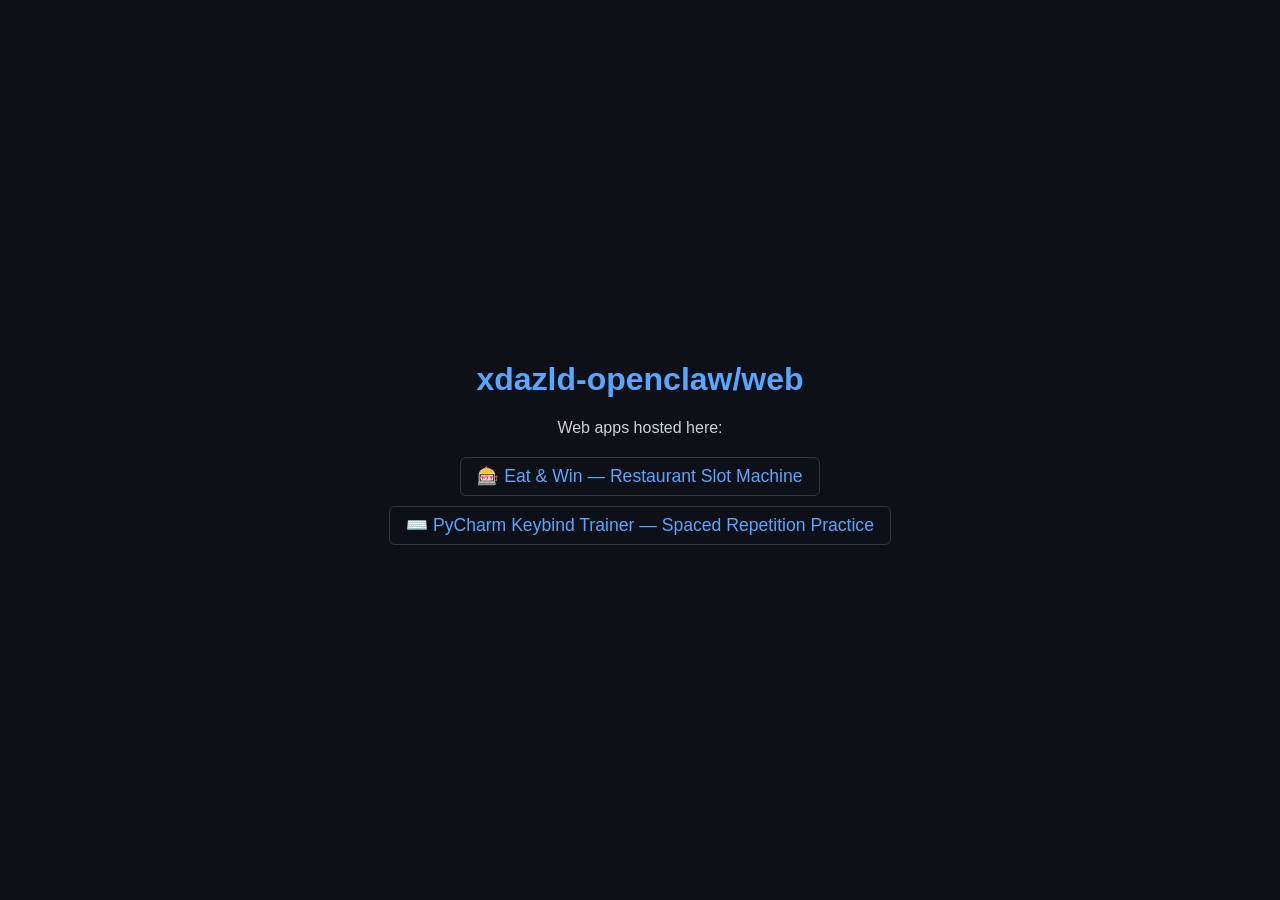
<file: index.html>
<!DOCTYPE html>
<html lang="en">
<head>
    <meta charset="UTF-8">
    <meta name="viewport" content="width=device-width, initial-scale=1.0">
    <title>xdazld-openclaw/web</title>
    <style>
        body { font-family: sans-serif; background: #0d1117; color: #c9d1d9; display: flex; align-items: center; justify-content: center; min-height: 100vh; margin: 0; }
        .container { text-align: center; }
        h1 { color: #58a6ff; }
        a { color: #58a6ff; text-decoration: none; }
        a:hover { text-decoration: underline; }
        .apps { list-style: none; padding: 0; margin-top: 20px; }
        .apps li { margin: 10px 0; }
        .apps a { font-size: 1.1rem; padding: 8px 16px; border: 1px solid #30363d; border-radius: 6px; display: inline-block; }
        .apps a:hover { background: #161b22; }
    </style>
</head>
<body>
    <div class="container">
        <h1>xdazld-openclaw/web</h1>
        <p>Web apps hosted here:</p>
        <ul class="apps">
            <li><a href="eat-and-win/">🎰 Eat & Win — Restaurant Slot Machine</a></li>
            <li><a href="keybind-trainer/">⌨️ PyCharm Keybind Trainer — Spaced Repetition Practice</a></li>
        </ul>
    </div>
</body>
</html>
</file>
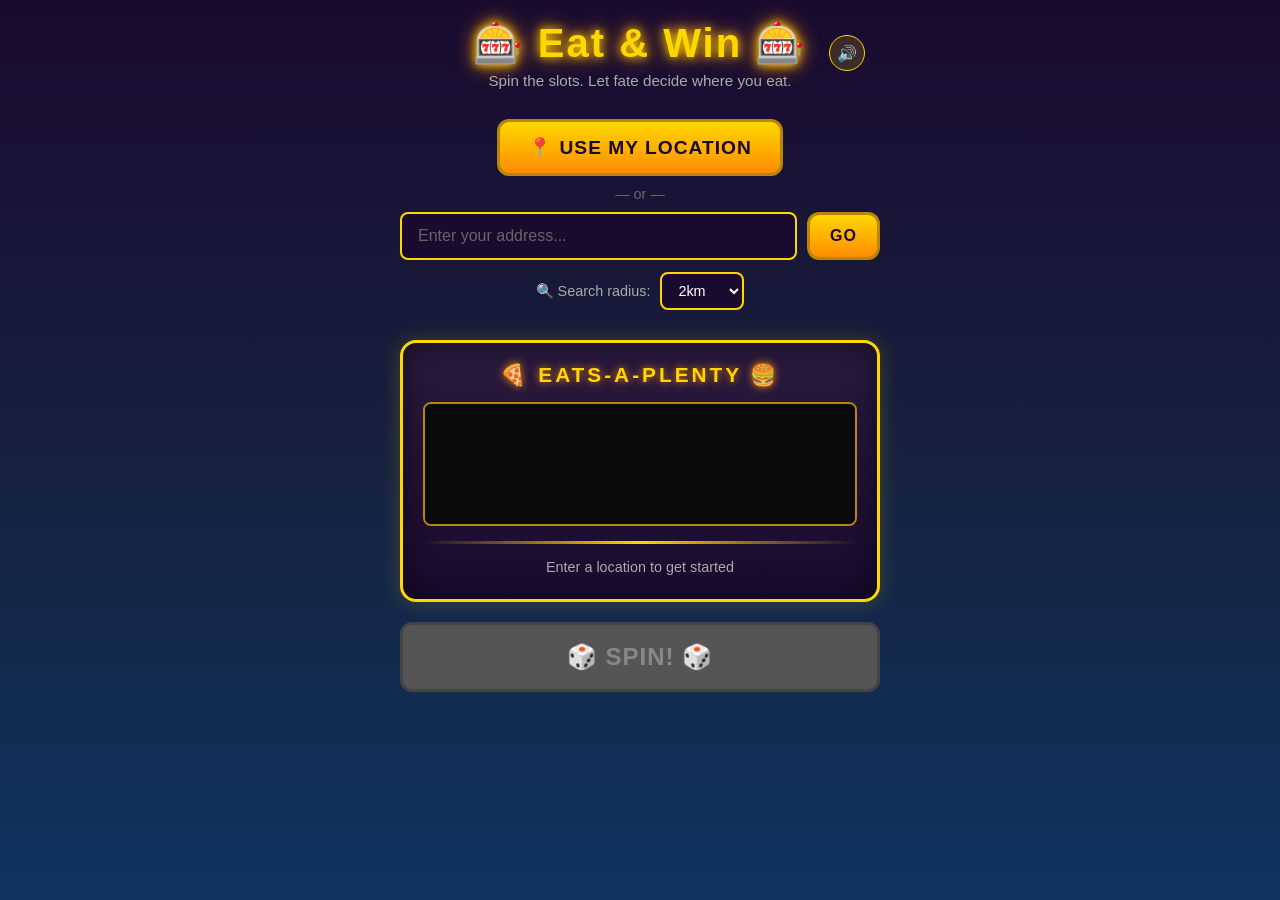
<file: eat-and-win/index.html>
<!DOCTYPE html>
<html lang="en">
<head>
    <meta charset="UTF-8">
    <meta name="viewport" content="width=device-width, initial-scale=1.0">
    <title>Eat & Win — Restaurant Slot Machine</title>
    <link rel="icon" href="favicon.svg" type="image/svg+xml">
    <link rel="stylesheet" href="style.css">
</head>
<body>
    <div id="app">
        <header>
            <h1>🎰 Eat & Win 🎰</h1>
            <p class="subtitle">Spin the slots. Let fate decide where you eat.</p>
            <button id="btn-mute" class="mute-btn" title="Toggle sound">🔊</button>
        </header>

        <section id="location-section">
            <button id="btn-locate" class="casino-btn">
                <span class="btn-text">📍 Use My Location</span>
            </button>
            <div class="or-divider">— or —</div>
            <div class="search-row">
                <input id="address-input" type="text" placeholder="Enter your address..." autocomplete="off">
                <button id="btn-search" class="casino-btn small">Go</button>
            </div>
            <div class="radius-row">
                <label for="radius-select">🔍 Search radius:</label>
                <select id="radius-select">
                    <option value="500">500m</option>
                    <option value="1000">1km</option>
                    <option value="2000" selected>2km</option>
                    <option value="5000">5km</option>
                    <option value="10000">10km</option>
                </select>
            </div>
            <div id="location-status"></div>
        </section>

        <section id="machine-section">
            <div class="machine-frame">
                <div class="machine-header">🍕 EATS-A-PLENTY 🍔</div>
                <div class="reel-container">
                    <div class="reel-window">
                        <div id="reel-strip"></div>
                    </div>
                    <div class="overlay-left"></div>
                    <div class="overlay-right"></div>
                </div>
                <div class="reel-divider"></div>
                <div id="status-display">Enter a location to get started</div>
            </div>

            <button id="btn-spin" class="casino-btn spin-btn" disabled>
                <span class="btn-text">🎲 SPIN! 🎲</span>
            </button>
        </section>

        <section id="result-section" class="hidden">
            <div class="result-card">
                <div class="winner-badge">🏆 YOU'RE EATING AT 🏆</div>
                <h2 id="result-name"></h2>
                <p id="result-cuisine"></p>
                <p id="result-address"></p>
                <a id="result-map" href="#" target="_blank" rel="noopener">📍 View on Map</a>
            </div>
        </section>
    </div>

    <script src="app.js"></script>
</body>
</html>
</file>
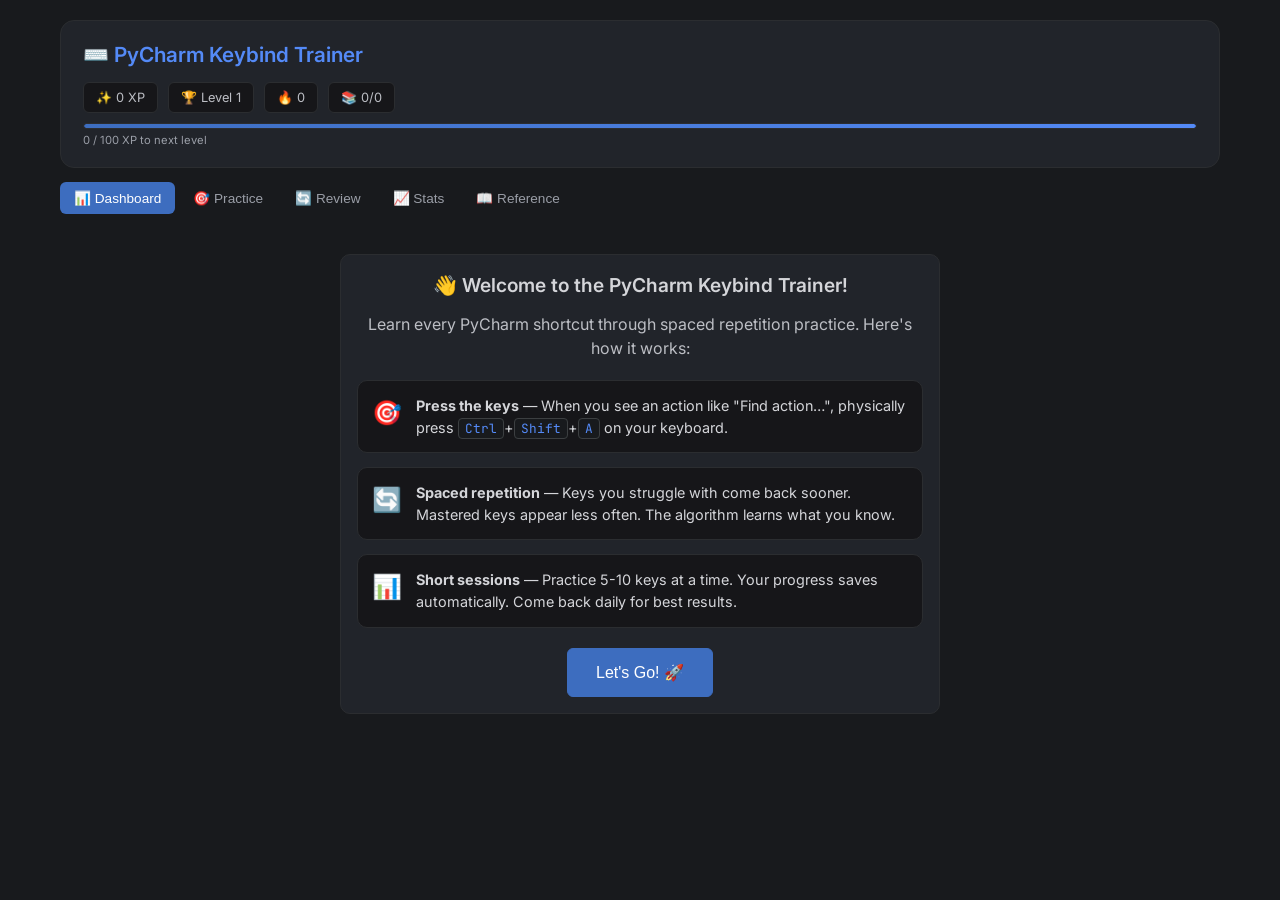
<file: keybind-trainer/index.html>
<!DOCTYPE html>
<html lang="en">
<head>
<meta charset="UTF-8">
<meta name="viewport" content="width=device-width, initial-scale=1.0">
<title>PyCharm Keybind Trainer</title>
<link rel="preconnect" href="https://fonts.googleapis.com">
<link rel="preconnect" href="https://fonts.gstatic.com" crossorigin>
<link href="https://fonts.googleapis.com/css2?family=JetBrains+Mono:wght@400;500;600;700&family=Inter:wght@400;500;600;700&display=swap" rel="stylesheet">
<link rel="icon" type="image/svg+xml" href="favicon.svg">
<link rel="icon" type="image/png" sizes="32x32" href="favicon-32.png">
<link rel="icon" type="image/png" sizes="16x16" href="favicon-16.png">
<link rel="shortcut icon" href="favicon.ico">
<link rel="stylesheet" href="style.css">
</head>
<body>
<div id="app">
  <!-- Header -->
  <header>
    <div class="logo">⌨️ <span>PyCharm Keybind Trainer</span></div>
    <div class="stats-bar">
      <div class="stat" title="Experience Points">✨ <span id="xp-display">0</span> XP</div>
      <div class="stat" title="Current Level">🏆 Level <span id="level-display">1</span></div>
      <div class="stat" title="Streak">🔥 <span id="streak-display">0</span></div>
      <div class="stat" title="Keys Learned">📚 <span id="learned-display">0</span>/<span id="total-display">0</span></div>
    </div>
    <div class="progress-container">
      <div class="progress-bar"><div class="progress-fill" id="xp-progress"></div></div>
      <span class="progress-label" id="xp-progress-label">0 / 100 XP to next level</span>
    </div>
  </header>

  <!-- Navigation -->
  <nav class="main-nav">
    <button class="nav-btn active" data-view="dashboard">📊 Dashboard</button>
    <button class="nav-btn" data-view="practice">🎯 Practice</button>
    <button class="nav-btn" data-view="review">🔄 Review</button>
    <button class="nav-btn" data-view="stats">📈 Stats</button>
    <button class="nav-btn" data-view="reference">📖 Reference</button>
  </nav>

  <!-- Shared Session UI (used by both Practice and Review) -->
  <div id="shared-session" style="display:none;">
    <div class="session-header">
      <span class="session-info">Card <span id="current-card-num">1</span> / <span id="total-cards">0</span></span>
      <span class="session-info">Score: <span id="session-correct">0</span> / <span id="session-total">0</span></span>
      <span class="session-info">Streak: <span id="session-streak">0</span> 🔥</span>
      <button class="btn btn-small btn-danger" id="end-session-btn">✕ End</button>
    </div>
    <div class="progress-bar session-progress"><div class="progress-fill" id="session-progress"></div></div>
    
    <div class="flashcard-area">
      <div class="flashcard" id="flashcard">
        <div class="flashcard-front" id="flashcard-front">
          <div class="card-category" id="card-category"></div>
          <div class="card-question" id="card-question"></div>
          <div class="card-hint" id="card-hint"></div>
        </div>
      </div>

      <div class="answer-area" id="answer-area">
        <!-- PRESS mode: capture actual keypresses -->
        <div id="press-zone" style="display:none;">
          <!-- Learn phase: answer shown upfront -->
          <div id="press-learn" style="display:none;">
            <div class="press-instructions">Press this keybind on your keyboard</div>
            <div class="press-display press-answer-shown">
              <span class="press-keybind-answer" id="press-learn-answer"></span>
              <span class="press-learn-feedback" id="press-learn-feedback"></span>
            </div>
            <div class="press-buttons">
              <button class="btn btn-secondary" id="press-skip">Skip</button>
              <button class="btn btn-success" id="press-done">✅ I Pressed It</button>
            </div>
          </div>
          <!-- Scaffold phase: hidden, tap to reveal -->
          <div id="press-scaffold" style="display:none;">
            <div class="press-instructions">Press the keybind — tap to reveal if stuck</div>
            <div class="press-display" id="press-scaffold-display">
              <span class="keys-pressed" id="keys-pressed"></span>
              <span class="press-reveal-hint" id="press-reveal-hint" style="display:none;"></span>
            </div>
            <div class="press-buttons">
              <button class="btn btn-secondary" id="press-reveal-btn">💡 Hint</button>
              <button class="btn btn-secondary" id="press-skip">Skip →</button>
              <button class="btn btn-success" id="press-correct">✅ Got it</button>
              <button class="btn btn-danger" id="press-wrong">❌ Missed</button>
            </div>
          </div>
          <!-- Recall phase: no hints -->
          <div id="press-recall" style="display:none;">
            <div class="press-instructions">Press the keybind from memory</div>
            <div class="press-display">
              <span class="keys-pressed" id="keys-pressed"></span>
            </div>
            <div class="press-buttons">
              <button class="btn btn-secondary" id="press-skip">Skip →</button>
              <button class="btn btn-success" id="press-correct">✅ Got it</button>
              <button class="btn btn-danger" id="press-wrong">❌ Missed</button>
            </div>
          </div>
          <div class="press-browser-note" id="press-browser-note" style="display:none;">
            ⚠️ Browser intercepted that shortcut. Use the <strong>Flashcard</strong> mode for this one.
          </div>
        </div>

        <!-- Flashcard mode: reveal + self-grade -->
        <div id="flashcard-answer" style="display:none;">
          <button class="btn btn-primary reveal-btn" id="reveal-answer">Show Answer</button>
          <div class="answer-reveal" id="answer-reveal" style="display:none;">
            <div class="correct-answer" id="correct-answer"></div>
            <div class="grade-buttons">
              <button class="btn btn-danger grade-btn" data-grade="again">😵 Again</button>
              <button class="btn btn-warning grade-btn" data-grade="hard">🤔 Hard</button>
              <button class="btn btn-success grade-btn" data-grade="good">😊 Good</button>
              <button class="btn btn-info grade-btn" data-grade="easy">😎 Easy</button>
            </div>
          </div>
        </div>
      </div>
    </div>
  </div>

  <!-- Shared Session End -->
  <div id="shared-session-end" style="display:none;">
    <div class="session-end">
      <h2>🎉 Session Complete!</h2>
      <div class="results-grid">
        <div class="result-card"><div class="result-value" id="end-accuracy">0%</div><div class="result-label">Accuracy</div></div>
        <div class="result-card"><div class="result-value" id="end-xp">0</div><div class="result-label">XP Earned</div></div>
        <div class="result-card"><div class="result-value" id="end-streak">0</div><div class="result-label">Best Streak</div></div>
        <div class="result-card"><div class="result-value" id="end-learned">0</div><div class="result-label">Keys Mastered</div></div>
      </div>
      <div id="end-achievements"></div>
      <div class="end-buttons">
        <button class="btn btn-primary" id="end-practice-more">Practice More</button>
        <button class="btn btn-secondary" id="end-back-dashboard">Back to Dashboard</button>
      </div>
    </div>
  </div>

  <!-- Views -->
  <main>
    <!-- Dashboard View -->
    <div id="view-dashboard" class="view active">
      <!-- Onboarding (first-time only) -->
      <div id="onboarding" style="display:none;">
        <div class="card onboarding-card">
          <h2>👋 Welcome to the PyCharm Keybind Trainer!</h2>
          <p>Learn every PyCharm shortcut through spaced repetition practice. Here's how it works:</p>
          <div class="onboarding-steps">
            <div class="onboarding-step">
              <div class="step-icon">🎯</div>
              <div class="step-text"><strong>Press the keys</strong> — When you see an action like "Find action…", physically press <kbd>Ctrl</kbd>+<kbd>Shift</kbd>+<kbd>A</kbd> on your keyboard.</div>
            </div>
            <div class="onboarding-step">
              <div class="step-icon">🔄</div>
              <div class="step-text"><strong>Spaced repetition</strong> — Keys you struggle with come back sooner. Mastered keys appear less often. The algorithm learns what you know.</div>
            </div>
            <div class="onboarding-step">
              <div class="step-icon">📊</div>
              <div class="step-text"><strong>Short sessions</strong> — Practice 5-10 keys at a time. Your progress saves automatically. Come back daily for best results.</div>
            </div>
          </div>
          <button class="btn btn-primary btn-large" id="onboarding-start">Let's Go! 🚀</button>
        </div>
      </div>

      <div class="dashboard-grid" id="dashboard-content" style="display:none;">
        <div class="card welcome-card">
          <h2>👋 Welcome Back!</h2>
          <div id="dashboard-greeting"></div>
          <div id="daily-summary"></div>
        </div>
        <div class="card">
          <h3>📊 Today's Progress</h3>
          <div class="stat-row"><span>Session Time:</span><span id="today-time">0m</span></div>
          <div class="stat-row"><span>Cards Reviewed:</span><span id="today-cards">0</span></div>
          <div class="stat-row"><span>Correct Rate:</span><span id="today-accuracy">—</span></div>
          <div class="stat-row"><span>XP Earned:</span><span id="today-xp">0</span></div>
        </div>
        <div class="card">
          <h3>🎯 Quick Start</h3>
          <button class="btn btn-primary quick-btn" onclick="startPractice('all')">🎯 Practice All Keys</button>
          <button class="btn btn-secondary quick-btn" onclick="startSpacedReview()">🔄 Spaced Review</button>
        </div>
        <div class="card">
          <h3>📈 Mastery Distribution</h3>
          <div id="mastery-chart"></div>
        </div>
        <div class="card">
          <h3>🏅 Recent Achievements</h3>
          <div id="achievements-list"></div>
        </div>
        <div class="card">
          <h3>🔥 Weakest Keys</h3>
          <div id="weakest-keys"></div>
        </div>
      </div>
    </div>

    <!-- Practice View -->
    <div id="view-practice" class="view">
      <div class="practice-setup" id="practice-setup">
        <h2>🎯 Practice</h2>
        <p class="setup-subtitle">Pick a category and start pressing keys.</p>
        <div class="practice-settings" id="practice-settings"></div>
        <div class="setup-grid">
          <div class="card">
            <h3>Category</h3>
            <div id="category-buttons" class="button-grid"></div>
          </div>
          <div class="card">
            <h3>Mode</h3>
            <div class="style-options">
              <button class="btn btn-primary style-btn active" data-style="press">🎹 Press It — Physically press the keybind</button>
              <button class="btn btn-secondary style-btn" data-style="flashcard">🃏 Flashcard — See action, recall keybind</button>
            </div>
          </div>
        </div>
      </div>
    </div>

    <!-- Spaced Review View -->
    <div id="view-review" class="view">
      <div id="review-setup">
        <h2>🔄 Spaced Review</h2>
        <p>Review keys on the optimal schedule. The algorithm picks what you need to practice.</p>
        <div class="review-info">
          <div class="card">
            <h3>Today</h3>
            <div class="stat-row"><span>Keys to review:</span><span id="due-count">0</span></div>
            <div class="stat-row"><span>Keys due soon:</span><span id="due-soon-count">0</span></div>
            <div class="stat-row"><span>Total learned:</span><span id="review-total-learned">0</span></div>
          </div>
        </div>
        <button class="btn btn-primary" id="start-review-btn">Start Review Session</button>
      </div>
    </div>

    <!-- Stats View -->
    <div id="view-stats" class="view">
      <h2>📈 Statistics</h2>
      <div class="stats-grid">
        <div class="card">
          <h3>Overall</h3>
          <div class="stat-row"><span>Total XP:</span><span id="stat-total-xp">0</span></div>
          <div class="stat-row"><span>Current Level:</span><span id="stat-level">1</span></div>
          <div class="stat-row"><span>Best Streak:</span><span id="stat-best-streak">0</span></div>
          <div class="stat-row"><span>Total Sessions:</span><span id="stat-sessions">0</span></div>
          <div class="stat-row"><span>Total Reviews:</span><span id="stat-reviews">0</span></div>
          <div class="stat-row"><span>Overall Accuracy:</span><span id="stat-accuracy">0%</span></div>
          <div class="stat-row"><span>Current Streak:</span><span id="stat-streak">0 days</span></div>
        </div>
        <div class="card">
          <h3>By Category</h3>
          <div id="category-stats"></div>
        </div>
        <div class="card full-width">
          <h3>7-Day Activity</h3>
          <div id="weekly-chart"></div>
        </div>
        <div class="card full-width">
          <h3>🏅 Achievements</h3>
          <div id="all-achievements" class="achievements-grid"></div>
        </div>
      </div>
    </div>

    <!-- Reference View -->
    <div id="view-reference" class="view">
      <h2>📖 Keybind Reference</h2>
      <div class="search-bar">
        <input type="text" id="ref-search" placeholder="Search keybinds or actions...">
      </div>
      <div id="reference-list"></div>
    </div>
  </main>
</div>

<script src="data.js"></script>
<script src="spaced.js"></script>
<script src="app.js"></script>
</body>
</html>
</file>
<file: eat-and-win/style.css>
*, *::before, *::after {
    box-sizing: border-box;
    margin: 0;
    padding: 0;
}

body {
    font-family: 'Segoe UI', Tahoma, Geneva, Verdana, sans-serif;
    background: linear-gradient(180deg, #1a0a2e 0%, #16213e 50%, #0f3460 100%);
    min-height: 100vh;
    color: #f5f5f5;
    padding: 20px;
}

#app {
    max-width: 480px;
    margin: 0 auto;
}

header {
    text-align: center;
    margin-bottom: 30px;
    position: relative;
}

header h1 {
    font-size: 2.5rem;
    color: #ffd700;
    text-shadow: 0 0 10px #ffd700, 0 0 20px #ff8c00;
    letter-spacing: 2px;
}

.subtitle {
    color: #aaa;
    font-size: 0.95rem;
    margin-top: 5px;
}

.mute-btn {
    position: absolute;
    top: 15px;
    right: 15px;
    background: rgba(255, 215, 0, 0.15);
    border: 1px solid #ffd700;
    border-radius: 50%;
    width: 36px;
    height: 36px;
    font-size: 1rem;
    cursor: pointer;
    color: #ffd700;
    transition: all 0.2s ease;
}

.mute-btn:hover {
    background: rgba(255, 215, 0, 0.3);
}

/* Location Section */
#location-section {
    text-align: center;
    margin-bottom: 30px;
}

.search-row {
    display: flex;
    gap: 10px;
    margin-top: 10px;
}

#address-input {
    flex: 1;
    padding: 12px 16px;
    border: 2px solid #ffd700;
    border-radius: 8px;
    background: #1a0a2e;
    color: #fff;
    font-size: 1rem;
    outline: none;
}

#address-input::placeholder {
    color: #666;
}

#address-input:focus {
    border-color: #ff8c00;
    box-shadow: 0 0 8px rgba(255, 140, 0, 0.3);
}

.or-divider {
    color: #666;
    margin: 10px 0;
    font-size: 0.9rem;
}

.radius-row {
    display: flex;
    align-items: center;
    justify-content: center;
    gap: 10px;
    margin-top: 12px;
}

.radius-row label {
    font-size: 0.9rem;
    color: #aaa;
}

#radius-select {
    padding: 8px 12px;
    border: 2px solid #ffd700;
    border-radius: 8px;
    background: #1a0a2e;
    color: #fff;
    font-size: 0.9rem;
    outline: none;
    cursor: pointer;
}

#radius-select:focus {
    border-color: #ff8c00;
    box-shadow: 0 0 8px rgba(255, 140, 0, 0.3);
}

#location-status {
    margin-top: 10px;
    font-size: 0.85rem;
    color: #aaa;
}

/* Casino Button */
.casino-btn {
    background: linear-gradient(180deg, #ffd700 0%, #ff8c00 100%);
    border: 3px solid #b8860b;
    border-radius: 12px;
    padding: 14px 28px;
    font-size: 1.2rem;
    font-weight: bold;
    color: #1a0a2e;
    cursor: pointer;
    transition: all 0.2s ease;
    text-transform: uppercase;
    letter-spacing: 1px;
}

.casino-btn:hover:not(:disabled) {
    transform: scale(1.05);
    box-shadow: 0 0 15px rgba(255, 215, 0, 0.5);
}

.casino-btn:active:not(:disabled) {
    transform: scale(0.98);
}

.casino-btn:disabled {
    background: #555;
    border-color: #444;
    color: #888;
    cursor: not-allowed;
}

.casino-btn.small {
    padding: 12px 20px;
    font-size: 1rem;
}

/* Machine Section */
#machine-section {
    margin-bottom: 30px;
}

.machine-frame {
    background: linear-gradient(180deg, #2a1a3e 0%, #1a0a2e 100%);
    border: 3px solid #ffd700;
    border-radius: 16px;
    padding: 20px;
    box-shadow: 0 0 20px rgba(255, 215, 0, 0.2), inset 0 0 30px rgba(0, 0, 0, 0.5);
}

.machine-header {
    text-align: center;
    font-size: 1.3rem;
    font-weight: bold;
    color: #ffd700;
    text-shadow: 0 0 8px #ff8c00;
    margin-bottom: 15px;
    letter-spacing: 3px;
}

.reel-container {
    position: relative;
    overflow: hidden;
    border: 2px solid #b8860b;
    border-radius: 8px;
    background: #0a0a0a;
}

.reel-window {
    height: 120px;
    overflow: hidden;
    position: relative;
}

.reel-window::before,
.reel-window::after {
    content: '';
    position: absolute;
    left: 0;
    right: 0;
    height: 30px;
    z-index: 2;
    pointer-events: none;
}

.reel-window::before {
    top: 0;
    background: linear-gradient(to bottom, #0a0a0a 0%, transparent 100%);
}

.reel-window::after {
    bottom: 0;
    background: linear-gradient(to top, #0a0a0a 0%, transparent 100%);
}

#reel-strip {
    transition: transform 0.1s ease-out;
}

.reel-item {
    height: 120px;
    display: flex;
    flex-direction: column;
    align-items: center;
    justify-content: center;
    padding: 10px 20px;
}

.reel-item .name {
    font-size: 1.2rem;
    font-weight: bold;
    color: #fff;
    text-align: center;
    white-space: nowrap;
    overflow: hidden;
    text-overflow: ellipsis;
    max-width: 100%;
}

.reel-item .cuisine {
    font-size: 0.85rem;
    color: #ffd700;
    margin-top: 4px;
}

.reel-item.blur .name,
.reel-item.blur .cuisine {
    filter: blur(2px);
}

.reel-divider {
    height: 3px;
    background: linear-gradient(90deg, transparent, #ffd700, transparent);
    margin: 15px 0;
}

#status-display {
    text-align: center;
    font-size: 0.9rem;
    color: #aaa;
    min-height: 20px;
}

.spinning #status-display {
    color: #ffd700;
    animation: pulse 0.5s ease-in-out infinite;
}

@keyframes pulse {
    0%, 100% { opacity: 1; }
    50% { opacity: 0.5; }
}

.spin-btn {
    margin-top: 20px;
    width: 100%;
    font-size: 1.5rem;
    padding: 18px 28px;
}

/* Result Section */
.hidden {
    display: none;
}

#result-section {
    text-align: center;
    animation: fadeIn 0.5s ease-out;
}

@keyframes fadeIn {
    from { opacity: 0; transform: translateY(20px); }
    to { opacity: 1; transform: translateY(0); }
}

.result-card {
    background: linear-gradient(180deg, #2a1a3e, #1a0a2e);
    border: 3px solid #ffd700;
    border-radius: 16px;
    padding: 30px 20px;
    margin-bottom: 20px;
    box-shadow: 0 0 30px rgba(255, 215, 0, 0.3);
}

.winner-badge {
    font-size: 0.9rem;
    color: #ffd700;
    letter-spacing: 2px;
    margin-bottom: 15px;
}

.result-card h2 {
    font-size: 1.8rem;
    color: #fff;
    margin-bottom: 8px;
}

.result-card #result-cuisine {
    color: #ffd700;
    font-size: 1rem;
    margin-bottom: 5px;
}

.result-card #result-address {
    color: #aaa;
    font-size: 0.9rem;
    margin-bottom: 15px;
}

.result-card #result-map {
    display: inline-block;
    color: #ffd700;
    text-decoration: none;
    font-weight: bold;
    padding: 8px 16px;
    border: 2px solid #ffd700;
    border-radius: 8px;
    transition: all 0.2s ease;
}

.result-card #result-map:hover {
    background: #ffd700;
    color: #1a0a2e;
}
</file>
<file: keybind-trainer/style.css>
/* PyCharm Keybind Trainer — JetBrains Islands Theme (2025.3+)
   Colors sourced from official JetBrains Islands Dark palette */

:root {
  /* Islands Dark backgrounds */
  --bg-primary: #181a1d;       /* Editor / main */
  --bg-secondary: #161619;     /* Sidebar / tool windows */
  --bg-card: #21242a;          /* Panels / widgets */
  --bg-card-hover: #25262a;    /* Selection / hover */
  --bg-input: #181a1d;         /* Input fields */
  --bg-section: #1e1f22;       /* Section headers */
  --bg-selection: #25262a90;   /* List active selection */

  /* Text — Islands is lighter and warmer than Darcula */
  --text-primary: #d4d5d9;     /* Main text */
  --text-secondary: #bcbec4;   /* Icons / secondary */
  --text-muted: #9a9ea7;       /* Description text */
  --text-faint: #8a8e97;       /* Inactive text */

  /* Borders */
  --border: #2b2d30;           /* Primary borders */
  --border-light: #3c3f41;     /* Subtle borders / checkbox */
  --border-input: #3c3f41;

  /* Islands accent colors */
  --accent-primary: #548af7;   /* Link / focus blue */
  --accent-secondary: #7cacf8; /* Active link blue */
  --accent-button: #3d6dbf;    /* Button blue */
  --accent-button-hover: #4d7dcf;
  --accent-success: #73b00a;   /* Git added green */
  --accent-warning: #e8a33e;   /* Warning yellow */
  --accent-danger: #f75464;    /* Error / delete red */
  --accent-info: #548af7;      /* Info blue (same as primary) */

  /* Gradients matching Islands feel */
  --gradient-primary: linear-gradient(135deg, #3d6dbf, #548af7);
  --gradient-success: linear-gradient(135deg, #73b00a, #8bc34a);

  /* Islands uses much rounder corners */
  --radius: 10px;
  --radius-sm: 6px;
  --radius-lg: 14px;
}

* { margin: 0; padding: 0; box-sizing: border-box; }

body {
  font-family: 'Inter', -apple-system, BlinkMacSystemFont, 'Segoe UI', Roboto, sans-serif;
  background: var(--bg-primary);
  color: var(--text-primary);
  min-height: 100vh;
  line-height: 1.5;
}

#app { max-width: 1200px; margin: 0 auto; padding: 20px; }

/* Header — Islands card style */
header {
  background: var(--bg-card);
  border: 1px solid var(--border);
  border-radius: var(--radius-lg);
  padding: 18px 22px;
  margin-bottom: 14px;
}

.logo {
  font-size: 1.3rem;
  font-weight: 600;
  margin-bottom: 12px;
  color: var(--text-primary);
}

.logo span { color: var(--accent-primary); }

.stats-bar { display: flex; gap: 10px; flex-wrap: wrap; margin-bottom: 10px; }

.stat {
  background: var(--bg-secondary);
  border: 1px solid var(--border);
  border-radius: var(--radius-sm);
  padding: 5px 12px;
  font-size: 0.8rem;
  color: var(--text-secondary);
}

.progress-container { margin-top: 6px; }

.progress-bar {
  background: var(--bg-secondary);
  border: 1px solid var(--border);
  border-radius: var(--radius-sm);
  height: 6px;
  overflow: hidden;
}

.progress-fill {
  background: var(--gradient-primary);
  height: 100%;
  border-radius: var(--radius-sm);
  transition: width 0.4s ease;
}

.progress-label {
  font-size: 0.7rem;
  color: var(--text-muted);
  margin-top: 3px;
  display: block;
}

/* Navigation — Islands style (clean, flat, pill-like) */
.main-nav {
  display: flex;
  gap: 4px;
  margin-bottom: 16px;
  flex-wrap: wrap;
}

.nav-btn {
  background: transparent;
  border: none;
  color: var(--text-muted);
  padding: 8px 14px;
  border-radius: var(--radius-sm);
  cursor: pointer;
  font-size: 0.85rem;
  font-weight: 500;
  transition: all 0.15s ease;
}

.nav-btn:hover {
  background: var(--bg-card);
  color: var(--text-primary);
}

.nav-btn.active {
  background: var(--accent-button);
  color: #ffffff;
}

/* Views */
.view { display: none; }
.view.active { display: block; animation: fadeIn 0.2s ease; }

@keyframes fadeIn {
  from { opacity: 0; transform: translateY(6px); }
  to { opacity: 1; transform: translateY(0); }
}

/* Cards — Islands panel style */
.card {
  background: var(--bg-card);
  border: 1px solid var(--border);
  border-radius: var(--radius);
  padding: 16px;
  margin-bottom: 12px;
}

.card h3 {
  font-size: 0.95rem;
  margin-bottom: 12px;
  color: var(--text-primary);
  font-weight: 600;
}

/* Dashboard Grid */
.dashboard-grid {
  display: grid;
  grid-template-columns: repeat(auto-fit, minmax(280px, 1fr));
  gap: 12px;
}

.welcome-card { grid-column: span 2; }

@media (max-width: 768px) { .welcome-card { grid-column: span 1; } }

.stat-row {
  display: flex;
  justify-content: space-between;
  padding: 6px 0;
  border-bottom: 1px solid var(--border);
  font-size: 0.8rem;
}

.stat-row:last-child { border-bottom: none; }
.stat-row span:last-child { color: var(--accent-primary); font-weight: 600; }

/* Buttons — Islands style (rounded, flat, blue primary) */
.btn {
  padding: 8px 16px;
  border: none;
  border-radius: var(--radius-sm);
  cursor: pointer;
  font-size: 0.85rem;
  font-weight: 500;
  transition: all 0.15s ease;
  display: inline-flex;
  align-items: center;
  gap: 6px;
  background: var(--bg-secondary);
  border: 1px solid var(--border);
  color: var(--text-secondary);
}

.btn:hover {
  background: var(--bg-card-hover);
  color: var(--text-primary);
}

.btn-primary {
  background: var(--accent-button);
  border-color: var(--accent-button);
  color: #ffffff;
}

.btn-primary:hover { background: var(--accent-button-hover); }

.btn-success { background: var(--accent-success); border-color: var(--accent-success); color: #fff; }
.btn-warning { background: var(--accent-warning); border-color: var(--accent-warning); color: #181a1d; }
.btn-danger { background: var(--accent-danger); border-color: var(--accent-danger); color: #fff; }
.btn-info { background: var(--accent-primary); border-color: var(--accent-primary); color: #fff; }
.btn-small { padding: 5px 10px; font-size: 0.75rem; }
.btn-large { padding: 14px 28px; font-size: 1rem; }

/* Mastery Chart */
.mastery-bars { display: flex; flex-direction: column; gap: 6px; }

.mastery-bar-row {
  display: grid;
  grid-template-columns: 80px 1fr 28px;
  align-items: center;
  gap: 10px;
  font-size: 0.8rem;
}

.mastery-label { color: var(--text-muted); }

.mastery-bar-track {
  background: var(--bg-secondary);
  border-radius: var(--radius-sm);
  height: 8px;
  overflow: hidden;
}

.mastery-bar-fill { height: 100%; border-radius: var(--radius-sm); transition: width 0.4s ease; }
.mastery-count { font-weight: 600; text-align: right; color: var(--text-primary); }

/* Achievements */
.achievement-badge {
  background: var(--bg-secondary);
  border: 1px solid var(--border);
  padding: 8px 12px;
  border-radius: var(--radius-sm);
  margin-bottom: 6px;
  font-size: 0.8rem;
}

.achievement-badge small { color: var(--text-muted); }

/* Weakest Keys */
.weak-key {
  display: grid;
  grid-template-columns: 1fr auto auto;
  gap: 10px;
  align-items: center;
  padding: 6px 0;
  border-bottom: 1px solid var(--border);
  font-size: 0.8rem;
}

.weak-key:last-child { border-bottom: none; }

.weak-key-key {
  font-family: 'JetBrains Mono', monospace;
  font-size: 0.75rem;
  background: var(--bg-secondary);
  border: 1px solid var(--border);
  padding: 2px 8px;
  border-radius: var(--radius-sm);
  color: var(--accent-primary);
}

.weak-key-accuracy { color: var(--accent-danger); font-weight: 600; }

/* Onboarding */
.onboarding-card { text-align: center; max-width: 600px; margin: 40px auto; }
.onboarding-steps { display: flex; flex-direction: column; gap: 14px; margin: 20px 0; text-align: left; }

.onboarding-step {
  display: flex;
  gap: 14px;
  align-items: flex-start;
  background: var(--bg-secondary);
  border: 1px solid var(--border);
  padding: 14px;
  border-radius: var(--radius);
}

.step-icon { font-size: 1.5rem; flex-shrink: 0; }
.step-text { font-size: 0.9rem; line-height: 1.5; }

.step-text kbd {
  background: var(--bg-input);
  border: 1px solid var(--border-light);
  border-radius: 4px;
  padding: 1px 6px;
  font-family: 'JetBrains Mono', monospace;
  font-size: 0.8rem;
  color: var(--accent-primary);
}

/* Practice Setup */
.setup-grid {
  display: grid;
  grid-template-columns: 1fr 1fr;
  gap: 12px;
}

@media (max-width: 768px) { .setup-grid { grid-template-columns: 1fr; } }

.button-grid { display: grid; grid-template-columns: repeat(auto-fill, minmax(170px, 1fr)); gap: 6px; }

.cat-btn { justify-content: flex-start; padding: 8px 12px; font-size: 0.8rem; text-align: left; }

.style-options { display: flex; flex-direction: column; gap: 8px; }
.style-btn { justify-content: flex-start; text-align: left; padding: 12px 14px; }
.style-btn.active { background: var(--accent-button); border-color: var(--accent-button); color: #fff; }

.setup-subtitle { color: var(--text-muted); margin-bottom: 16px; font-size: 0.9rem; }

/* Session Header */
.session-header {
  display: flex;
  justify-content: space-between;
  align-items: center;
  padding: 10px 14px;
  background: var(--bg-card);
  border: 1px solid var(--border);
  border-radius: var(--radius);
  margin-bottom: 10px;
  flex-wrap: wrap;
  gap: 8px;
}

.session-info { font-size: 0.8rem; color: var(--text-muted); }
.session-info span { color: var(--accent-primary); font-weight: 600; }
.session-progress { margin-bottom: 16px; height: 3px; }

/* Flashcard */
.flashcard-area {
  display: flex;
  flex-direction: column;
  align-items: center;
  gap: 20px;
  padding: 16px 0;
}

.flashcard {
  background: var(--bg-card);
  border: 1px solid var(--border);
  border-radius: var(--radius);
  padding: 32px;
  text-align: center;
  max-width: 600px;
  width: 100%;
  min-height: 180px;
  display: flex;
  flex-direction: column;
  justify-content: center;
}

.card-category {
  font-size: 0.75rem;
  color: var(--accent-primary);
  margin-bottom: 12px;
  text-transform: uppercase;
  letter-spacing: 1px;
  font-weight: 600;
}

.card-question {
  font-size: 1.4rem;
  font-weight: 600;
  margin-bottom: 12px;
  line-height: 1.4;
  color: var(--text-primary);
}

.card-hint { font-size: 0.85rem; color: var(--text-muted); }

/* Answer Area */
.answer-area { text-align: center; width: 100%; max-width: 500px; }

/* Practice Settings */
.practice-settings {
  margin: 16px 0;
  display: flex;
  justify-content: center;
}

.setting-toggle {
  display: flex;
  align-items: center;
  gap: 10px;
  cursor: pointer;
  font-size: 0.85rem;
  color: var(--text-secondary);
  background: var(--bg-card);
  padding: 8px 16px;
  border-radius: var(--radius);
  border: 1px solid var(--border);
}

.setting-toggle input[type="checkbox"] {
  display: none;
}

.toggle-switch {
  width: 36px;
  height: 20px;
  background: var(--bg-secondary);
  border: 1px solid var(--border);
  border-radius: 10px;
  position: relative;
  transition: all 0.2s ease;
  flex-shrink: 0;
}

.toggle-switch::after {
  content: '';
  position: absolute;
  width: 16px;
  height: 16px;
  border-radius: 50%;
  background: var(--text-muted);
  top: 1px;
  left: 1px;
  transition: all 0.2s ease;
}

.setting-toggle input:checked + .toggle-switch {
  background: var(--accent-primary);
  border-color: var(--accent-primary);
}

.setting-toggle input:checked + .toggle-switch::after {
  left: 17px;
  background: #fff;
}

.toggle-label { user-select: none; }

/* Press It Zone */
.press-instructions { font-size: 0.9rem; color: var(--text-muted); margin-bottom: 12px; }

.press-display {
  background: var(--bg-secondary);
  border: 1px solid var(--border);
  border-radius: var(--radius);
  padding: 20px;
  margin-bottom: 14px;
  min-height: 56px;
  display: flex;
  align-items: center;
  justify-content: center;
  transition: border-color 0.2s ease, box-shadow 0.2s ease;
}

.keys-pressed {
  font-family: 'JetBrains Mono', monospace;
  font-size: 1.6rem;
  font-weight: 700;
  color: var(--accent-primary);
  letter-spacing: 1px;
}

.keys-pressed:empty::before {
  content: 'Press any key...';
  color: var(--text-muted);
  font-size: 0.9rem;
}

/* Learn phase: answer shown upfront */
.press-display.press-answer-shown {
  border-color: var(--accent-primary);
  background: rgba(84, 138, 247, 0.08);
}

.press-keybind-answer {
  font-family: 'JetBrains Mono', monospace;
  font-size: 1.6rem;
  font-weight: 700;
  color: var(--accent-secondary);
  letter-spacing: 1px;
}

/* Learn phase: shows what you're pressing next to the answer */
.press-learn-feedback {
  font-family: 'JetBrains Mono', monospace;
  font-size: 1.2rem;
  font-weight: 600;
  color: var(--text-muted);
  margin-left: 16px;
  padding: 4px 10px;
  background: rgba(154, 158, 167, 0.1);
  border: 1px dashed var(--text-muted);
  border-radius: var(--radius-sm);
}

.press-learn-feedback:not(:empty)::before {
  content: '→ ';
  color: var(--accent-primary);
}

/* Scaffold reveal hint */
.press-reveal-hint {
  font-family: 'JetBrains Mono', monospace;
  font-size: 1.2rem;
  font-weight: 600;
  color: var(--accent-warning);
  margin-left: 12px;
  padding: 4px 10px;
  background: rgba(255, 193, 7, 0.1);
  border: 1px dashed var(--accent-warning);
  border-radius: var(--radius-sm);
  animation: fadeIn 0.2s ease;
}

.press-browser-note {
  background: rgba(247, 84, 100, 0.1);
  border: 1px solid var(--accent-danger);
  border-radius: var(--radius-sm);
  padding: 10px;
  margin-bottom: 10px;
  font-size: 0.8rem;
  color: var(--text-secondary);
}

.press-buttons { display: flex; gap: 8px; justify-content: center; flex-wrap: wrap; }

/* Flashcard Answer */
.correct-answer {
  font-size: 1.6rem;
  font-weight: 700;
  margin-bottom: 16px;
  background: var(--bg-secondary);
  border: 1px solid var(--border);
  border-radius: var(--radius);
  padding: 14px 20px;
  font-family: 'JetBrains Mono', monospace;
  color: var(--accent-primary);
}

.grade-buttons { display: flex; gap: 8px; justify-content: center; flex-wrap: wrap; }
.grade-btn { min-width: 75px; }

/* Session End */
.session-end { text-align: center; padding: 32px 16px; }

.results-grid {
  display: grid;
  grid-template-columns: repeat(4, 1fr);
  gap: 12px;
  margin: 20px 0;
}

@media (max-width: 600px) { .results-grid { grid-template-columns: repeat(2, 1fr); } }

.result-card {
  background: var(--bg-card);
  border: 1px solid var(--border);
  border-radius: var(--radius);
  padding: 16px;
}

.result-value {
  font-size: 1.8rem;
  font-weight: 700;
  color: var(--accent-primary);
  font-family: 'JetBrains Mono', monospace;
}

.result-label { font-size: 0.8rem; color: var(--text-muted); margin-top: 4px; }

.new-achievements { margin: 16px 0; }
.new-achievements h3 { margin-bottom: 10px; font-size: 1.1rem; }
.end-buttons { display: flex; gap: 10px; justify-content: center; flex-wrap: wrap; margin-top: 16px; }

/* Review */
.review-info { display: flex; gap: 12px; margin-bottom: 16px; }

/* Stats */
.stats-grid {
  display: grid;
  grid-template-columns: repeat(auto-fit, minmax(280px, 1fr));
  gap: 12px;
}

.full-width { grid-column: 1 / -1; }

.cat-stat { margin-bottom: 10px; }
.cat-stat-header { font-size: 0.85rem; font-weight: 600; margin-bottom: 4px; }

.cat-stat-bar {
  background: var(--bg-secondary);
  border-radius: var(--radius-sm);
  height: 6px;
  overflow: hidden;
  margin-bottom: 3px;
}

.cat-stat-fill { background: var(--gradient-success); height: 100%; border-radius: var(--radius-sm); transition: width 0.4s ease; }
.cat-stat-info { font-size: 0.7rem; color: var(--text-muted); }

/* Weekly Chart */
.weekly-bars {
  display: flex;
  align-items: flex-end;
  justify-content: space-around;
  height: 100px;
  padding: 8px 0;
}

.weekly-bar-group {
  display: flex;
  flex-direction: column;
  align-items: center;
  gap: 3px;
  flex: 1;
}

.weekly-bar { width: 14px; border-radius: 2px; min-height: 3px; }
.xp-bar { background: var(--accent-primary); }
.rev-bar { background: var(--accent-success); }
.weekly-day { font-size: 0.65rem; color: var(--text-muted); margin-top: 4px; }
.weekly-legend { display: flex; gap: 14px; justify-content: center; margin-top: 6px; font-size: 0.7rem; color: var(--text-muted); }

/* Achievements Grid */
.achievements-grid {
  display: grid;
  grid-template-columns: repeat(auto-fill, minmax(130px, 1fr));
  gap: 10px;
}

.achievement-card {
  background: var(--bg-secondary);
  border: 1px solid var(--border);
  border-radius: var(--radius);
  padding: 14px;
  text-align: center;
  transition: all 0.15s;
}

.achievement-card.unlocked { border-color: var(--accent-primary); background: rgba(84, 138, 247, 0.1); }
.achievement-card.locked { opacity: 0.4; }
.ach-icon { font-size: 1.3rem; margin-bottom: 6px; }
.ach-name { font-size: 0.8rem; font-weight: 600; margin-bottom: 3px; }
.ach-desc { font-size: 0.65rem; color: var(--text-muted); }

/* Reference */
.search-bar { margin-bottom: 16px; }

.search-bar input {
  width: 100%;
  padding: 10px 16px;
  background: var(--bg-input);
  border: 1px solid var(--border-input);
  border-radius: var(--radius-sm);
  color: var(--text-primary);
  font-size: 0.9rem;
  font-family: 'JetBrains Mono', monospace;
}

.search-bar input::placeholder { color: var(--text-faint); }
.search-bar input:focus { outline: none; border-color: var(--accent-primary); box-shadow: 0 0 0 2px #548af730; }

.ref-category {
  font-size: 1rem;
  padding: 12px 0 6px;
  border-bottom: 1px solid var(--border);
  margin-bottom: 6px;
  color: var(--text-primary);
  font-weight: 600;
}

.ref-item {
  display: grid;
  grid-template-columns: 1fr auto auto;
  gap: 12px;
  align-items: center;
  padding: 8px 0;
  border-bottom: 1px solid var(--border);
  font-size: 0.85rem;
}

.ref-keybind {
  font-family: 'JetBrains Mono', monospace;
  font-size: 0.8rem;
  background: var(--bg-secondary);
  border: 1px solid var(--border);
  padding: 3px 10px;
  border-radius: var(--radius-sm);
  color: var(--accent-primary);
  white-space: nowrap;
}

.ref-mastery { color: var(--accent-warning); font-size: 0.75rem; letter-spacing: 2px; }

/* Utility */
.muted { color: var(--text-muted); font-style: italic; font-size: 0.85rem; }
h2 { font-size: 1.2rem; margin-bottom: 12px; color: var(--text-primary); font-weight: 600; }
h3 { font-size: 0.95rem; margin-bottom: 10px; color: var(--text-primary); }
p { margin-bottom: 10px; line-height: 1.5; color: var(--text-secondary); }

.quick-btn { width: 100%; margin-bottom: 6px; justify-content: center; }
</file>
